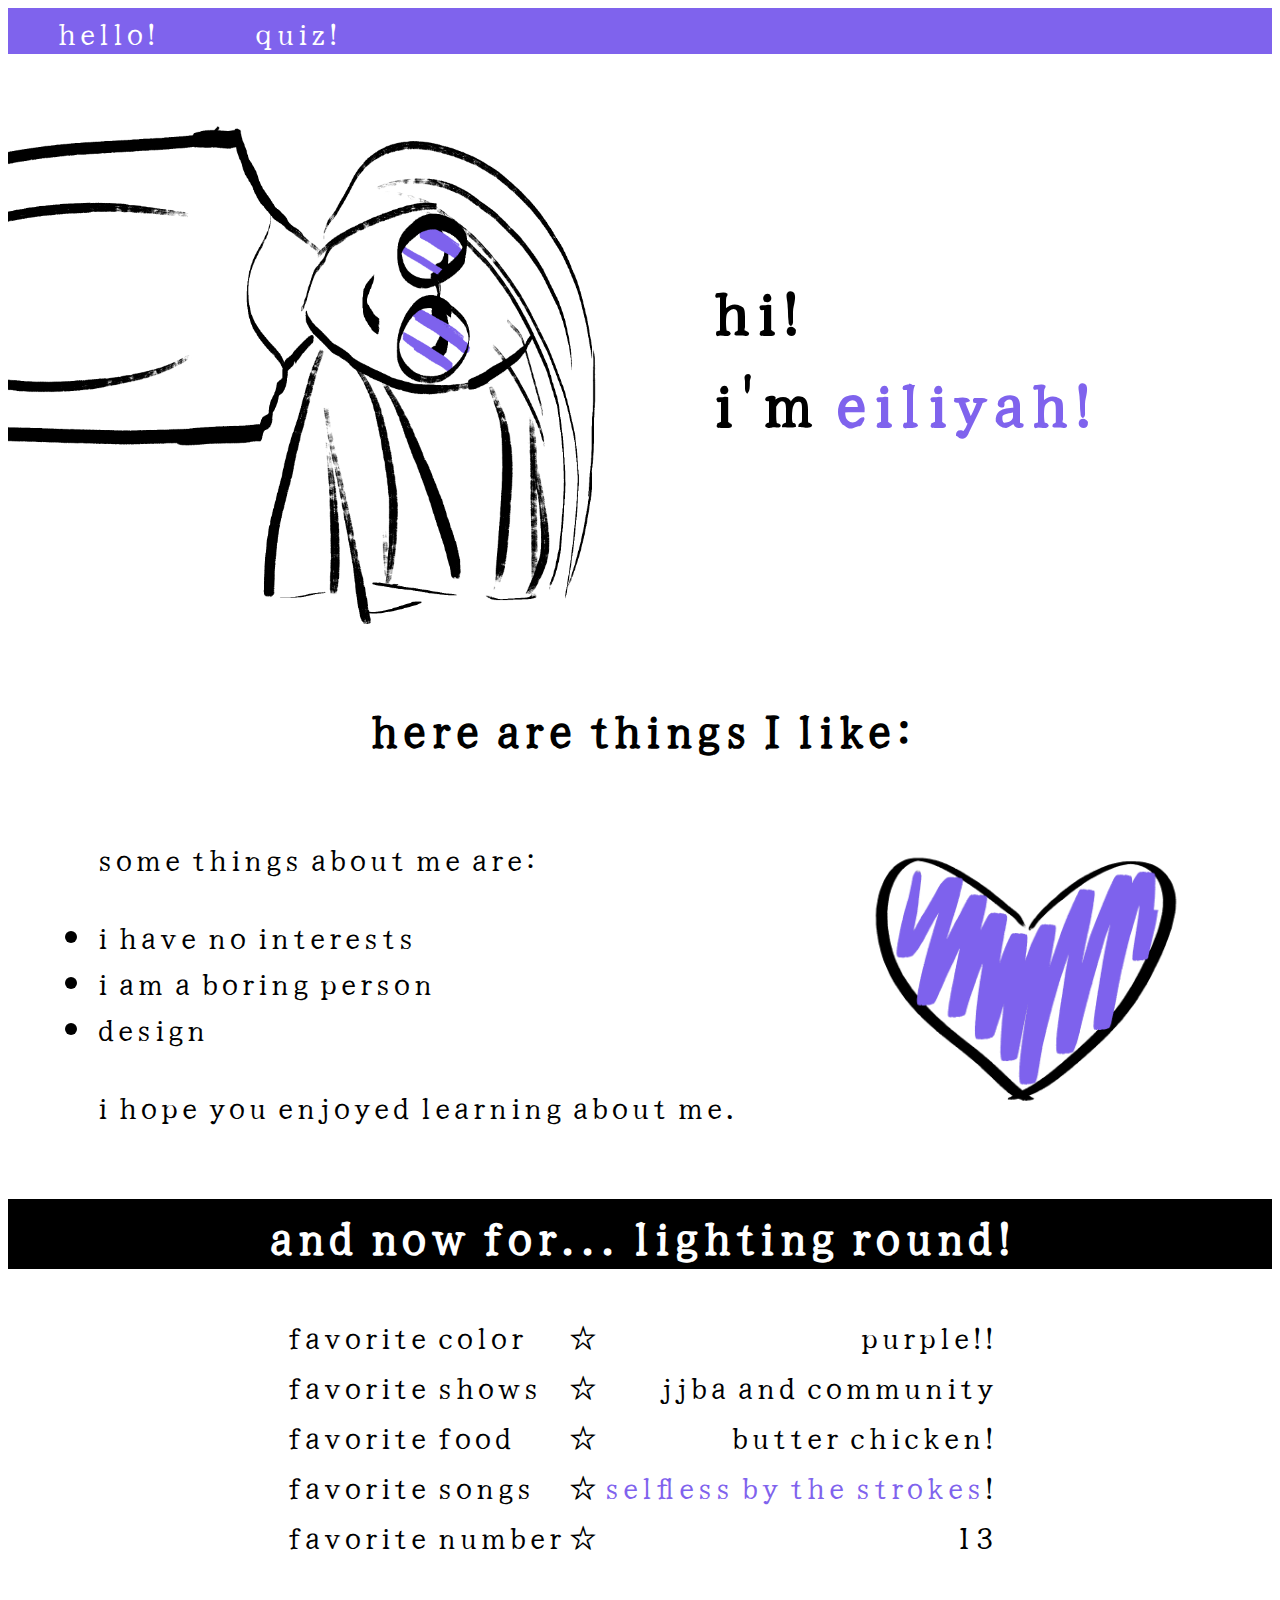
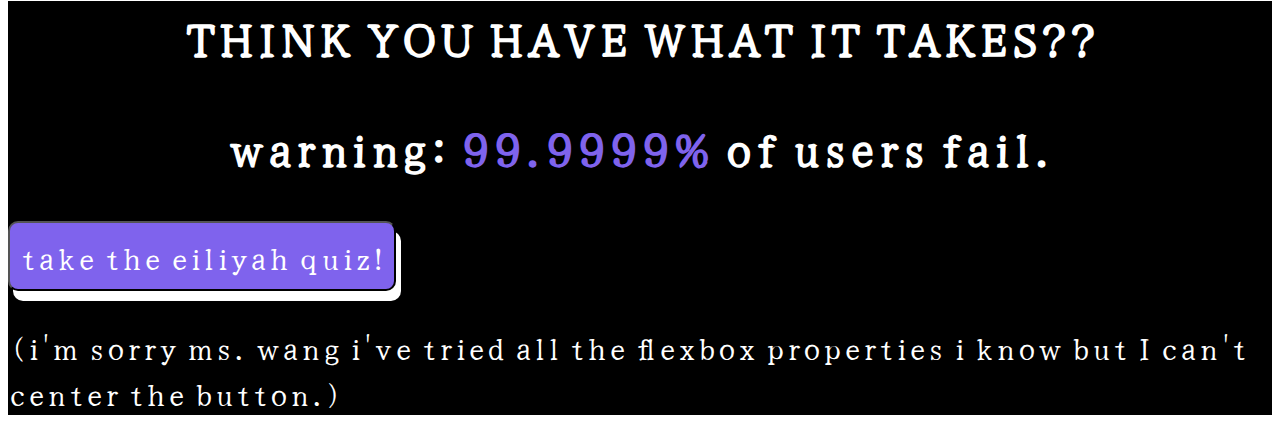
<file: index.html>
<!DOCTYPE html>
<html lang="en">
<head>
    <meta charset="UTF-8">
    <meta http-equiv="X-UA-Compatible" content="IE=edge">
    <meta name="viewport" content="width=device-width, initial-scale=1.0">
    <link rel="stylesheet" href="abtmestyles.css">
    <link rel="preconnect" href="https://fonts.googleapis.com">
<link rel="preconnect" href="https://fonts.gstatic.com" crossorigin>
<link href="https://fonts.googleapis.com/css2?family=Yuji+Syuku&display=swap" rel="stylesheet">
    <title>Document</title>
</head>
<body>
    <div id="bar">
        <div id="links">
            <a class="nav-link" href="aboutme-index.html">hello!</a>
            <a class="nav-link" href="quiz.html">quiz!</a>
        </div>
    </div> 

    <label id="hamburger-menu" for="hamburger-checkbox">
        <input type="checkbox" id="hamburger-checkbox">
        <nav id="sidebar">
            <ul>
                <li class="bye"><a class="nav-link" href="aboutme-index.html">hello!</a></li>
                <li class="bye"><a class="nav-link" href="quiz.html">quiz!</a></li>
            </ul>
        </nav>
    </label>

    <div class="one">
        <img src="abtme1.png" class="peek" alt="someone (me) peeking from the side">
        <h1 class="hi">hi! <br>i'm <span style="color:rgba(127,99,237,1);">eiliyah!</span></h1>
    </div>

    <h2>here are things I like:<br></h2>
    <div class="two">
        
        <div class="twoPointFive">
        <p>some things about me are: </p>
            <li>i have no interests</li>
            <li>i am a boring person</li>
            <li>design</li>
        <p>i hope you enjoyed learning about me.</p>
    </div>
        <img src="abtme2.png" class="heart" alt="a purple heart">
    </div>

    <div class="black">
        <h2 class="white">and now for... lighting round!</h1>
    </div>

    <div class="tablecenter">
    <table>
        <tr>
            <td>favorite color</td>
            <td>☆</td>
            <td class="left">purple!!</td>
        </tr>
        <tr>
            <td>favorite shows</td>
            <td>☆</td>
            <td class="left">jjba and community</td>
        </tr>
        <tr>
            <td>favorite food</td>
            <td>☆</td>
            <td class="left">butter chicken!</td>
        </tr>
        <tr>
            <td>favorite songs</td>
            <td>☆</td>
            <td class="left"><a href="https://open.spotify.com/track/2t0wwvR15fc3K1ey8OiOaN?si=b651334703b847a8" style="color:rgba(127,99,237,1);">selfless by the strokes</a>!</td>
        </tr>
        <tr>
            <td>favorite number</td>
            <td>☆</td>
            <td class="left">13</td>
        </tr>
    </table>
    </div>

    <div class="black center">
        <h2 class="white">THINK YOU HAVE WHAT IT TAKES??</h2>
        <h2 class="white">warning: <span style="color:rgba(127,99,237,1);">99.9999%</span> of users fail.</h2>
        <button><a href="quiz.html">take the eiliyah quiz!</a></button>
        <p class="white">(i'm sorry ms. wang i've tried all the flexbox properties i know but I can't center the button.)</p>
    </div>

</body>
</html>
</file>
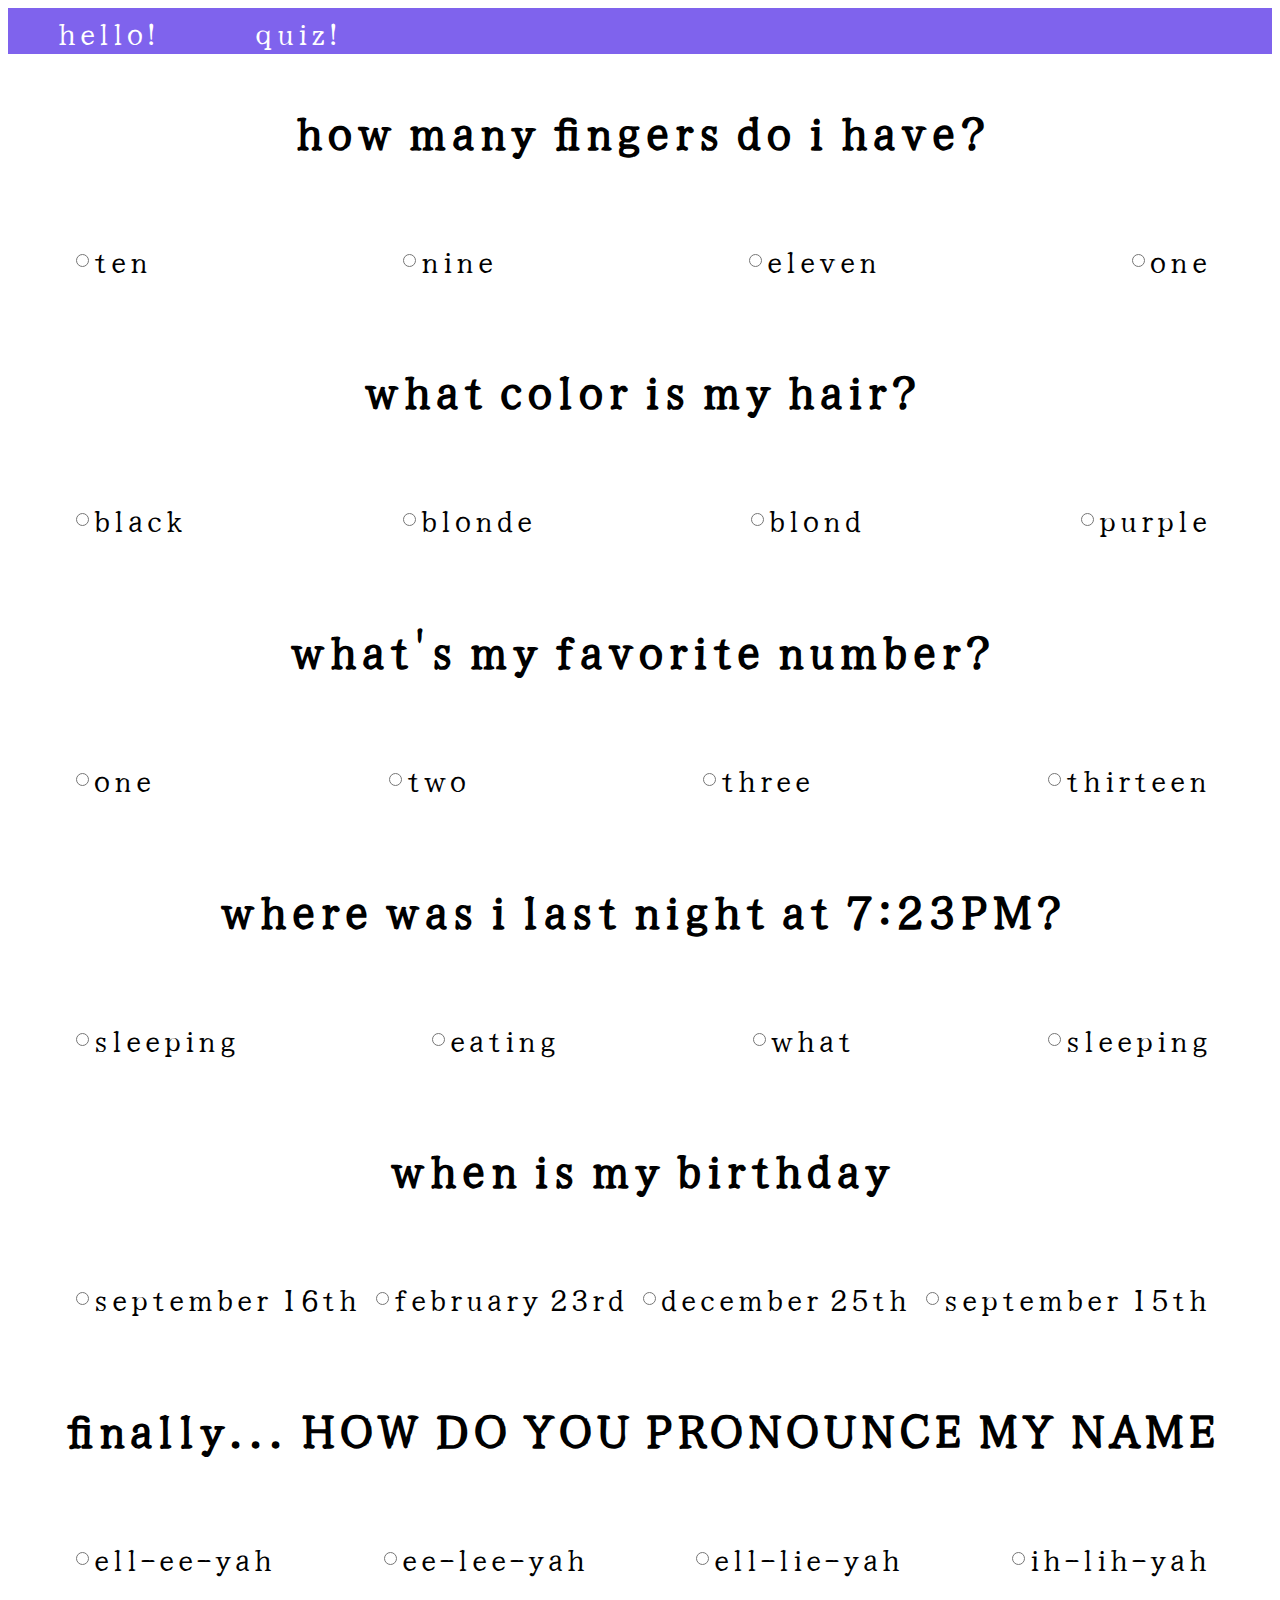
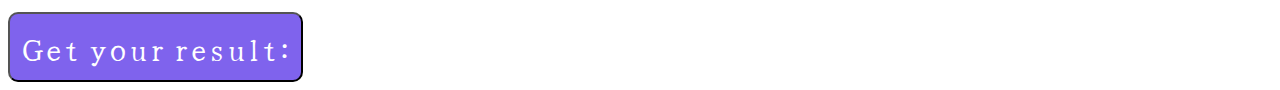
<file: quiz.html>
<!DOCTYPE html>
<html lang="en">
<head>
    <meta charset="UTF-8">
    <meta http-equiv="X-UA-Compatible" content="IE=edge">
    <meta name="viewport" content="width=device-width, initial-scale=1.0">
    <link rel="stylesheet" href="abtmestyles.css">
    <link rel="preconnect" href="https://fonts.googleapis.com">
<link rel="preconnect" href="https://fonts.gstatic.com" crossorigin>
<link href="https://fonts.googleapis.com/css2?family=Yuji+Syuku&display=swap" rel="stylesheet">
    <title>Document</title>
    <script src="https://code.jquery.com/jquery-3.4.1.min.js"></script>

</head>
<body>
    <div id="bar">
        <div id="links">
            <a class="nav-link" href="aboutme-index.html">hello!</a>
            <a class="nav-link" href="quiz.html">quiz!</a>
        </div>
    </div> 

    <label id="hamburger-menu" for="hamburger-checkbox">
        <input type="checkbox" id="hamburger-checkbox">
        <nav id="sidebar">
            <ul>
                <li class="bye"><a class="nav-link" href="aboutme-index.html">hello!</a></li>
                <li class="bye"><a class="nav-link" href="quiz.html">quiz!</a></li>
            </ul>
        </nav>
    </label>

    <h2>how many fingers do i have?</h2>
    <section class="quizzes-container">
        <label class="choices">
            <input class="hide" type="radio" name="q1" id="q1a" value="ten">
            <p>ten</p>
        </label>
        
        <label class="choices">
            <input class="hide" type="radio" name="q1" id="q1b" value="nine">
            <p>nine</p>
        </label>

        <label class="choices">
            <input class="hide" type="radio" name="q1" id="q1c" value="eleven">
            <p>eleven</p>
        </label>

        <label class="choices">
            <input class="hide" type="radio" name="q1" id="q1d" value="one">
            <p>one</p>
        </label>
    </section>


    <h2>what color is my hair?</h2>
    <section class="quizzes-container">
        <label class="choices">
            <input class="hide" type="radio" name="q2" id="q2a" value="black">
            <p>black</p>
        </label>
        
        <label class="choices">
            <input class="hide" type="radio" name="q2" id="q2b" value="blonde">
            <p>blonde</p>
        </label>

        <label class="choices">
            <input class="hide" type="radio" name="q2" id="q2c" value="blond">
            <p>blond</p>
        </label>

        <label class="choices">
            <input class="hide" type="radio" name="q2" id="q2d" value="purple">
            <p>purple</p>
        </label>
    </section>


    <h2>what's my favorite number?</h2>
    <section class="quizzes-container">
        <label class="choices">
            <input class="hide" type="radio" name="q3" id="q3a" value="one">
            <p>one</p>
        </label>
        
        <label class="choices">
            <input class="hide" type="radio" name="q3" id="q3b" value="two">
            <p>two</p>
        </label>

        <label class="choices">
            <input class="hide" type="radio" name="q3" id="q3c" value="three">
            <p>three</p>
        </label>

        <label class="choices">
            <input class="hide" type="radio" name="q3" id="q3d" value="thirteen">
            <p>thirteen</p>
        </label>
    </section>


    <h2>where was i last night at 7:23PM?</h2>
    <section class="quizzes-container">
        <label class="choices">
            <input class="hide" type="radio" name="q4" id="q4a" value="sleeping">
            <p>sleeping</p>
        </label>
        
        <label class="choices">
            <input class="hide" type="radio" name="q4" id="q4b" value="eating">
            <p>eating</p>
        </label>

        <label class="choices">
            <input class="hide" type="radio" name="q4" id="q4c" value="what">
            <p>what</p>
        </label>

        <label class="choices">
            <input class="hide" type="radio" name="q4" id="q4d" value="sleeping">
            <p>sleeping</p>
        </label>
    </section>


    <h2>when is my birthday</h2>
    <section class="quizzes-container">
        <label class="choices">
            <input class="hide" type="radio" name="q5" id="q5a" value="916">
            <p>september 16th</p>
        </label>
        
        <label class="choices">
            <input class="hide" type="radio" name="q5" id="q5b" value="223">
            <p>february 23rd</p>
        </label>

        <label class="choices">
            <input class="hide" type="radio" name="q5" id="q5c" value="1225">
            <p>december 25th</p>
        </label>

        <label class="choices">
            <input class="hide" type="radio" name="q5" id="q5d" value="915">
            <p>september 15th</p>
        </label>
    </section>


    <h2>finally... HOW DO YOU PRONOUNCE MY NAME</h2>
    <section class="quizzes-container">
        <label class="choices">
            <input class="hide" type="radio" name="q6" id="q6a" value="one">
            <p>ell-ee-yah</p>
        </label>
        
        <label class="choices">
            <input class="hide" type="radio" name="q6" id="q6b" value="two">
            <p>ee-lee-yah</p>
        </label>

        <label class="choices">
            <input class="hide" type="radio" name="q6" id="q6c" value="three">
            <p>ell-lie-yah</p>
        </label>

        <label class="choices">
            <input class="hide" type="radio" name="q6" id="q6d" value="four">
            <p>ih-lih-yah</p>
        </label>
    </section>

    <button class="submitBtn" type="button">Get your result: </button>    
  </form>

  <div class="secretContainer">
    
  </div>

</body>

<script>

    var submitButton = $('.submitBtn');
    var secretContainer = $('.secretContainer');

    submitButton.on("click", quiz);

    function quiz() {
    console.log("hello!")
    var friends = 0;

    secretContainer.empty()

    var q1Val = $("input[name='q1']:checked").val();
    var q2Val = $("input[name='q2']:checked").val();
    var q3Val = $("input[name='q3']:checked").val();
    var q4Val = $("input[name='q4']:checked").val();
    var q5Val = $("input[name='q5']:checked").val();
    var q6Val = $("input[name='q6']:checked").val();

    if (q1Val === "ten") {
        friends += 1;
    }

    if (q2Val === "black") {
        friends += 1;
    }

    if (q3Val === "thirteen") {
        friends += 1;
    }

    if (q3Val === "sleeping") {
        friends += 1;
    }

    if (q3Val === "915") {
        friends += 1;
    }

    if (q3Val === "two") {
        friends += 1;
    }

    if (friends === 0) {
        secretContainer.append(`
        <h2>stranger danger!</h2>
        <p>yikes... you have a lot to learn before you've mastered the eiliyah.</p>
        `)
    }

    if (friends === 1) {
        secretContainer.append(`
        <h2>stranger danger!</h2>
        <p>yikes... you have a lot to learn before you've mastered the eiliyah.</p>
        `)
    }

    if (friends === 2) {
        secretContainer.append(`
        <h2>stranger danger!</h2>
        <p>yikes... you have a lot to learn before you've mastered the eiliyah.</p>
        `)
    }

    if (friends === 3) {
        secretContainer.append(`
        <h2>we're getting there!!</h2>
        <p>you know the eiliyah basics! we'll be besties in no time!</p>
        `)
    }

    if (friends === 4) {
        secretContainer.append(`
        <h2>we're getting there!!</h2>
        <p>you know the eiliyah basics! we'll be besties in no time!</p>
        `)
    }

    if (friends === 5) {
        secretContainer.append(`
        <h2>ARE YOU ME??</h2>
        <p>YOU KNOW ME SO WELL... ARE YOU MY EVIL TWIN?</p>
        `)
    }

    if (friends === 6) {
        secretContainer.append(`
        <h2>ARE YOU ME??</h2>
        <p>YOU KNOW ME SO WELL... ARE YOU MY EVIL TWIN?</p>
        `)
    }

    }

</script>

</html>
</file>
<file: abtmestyles.css>
body {
    font-family: 'Yuji Syuku', serif;
}

.peek {
    width: 55%;
}

.one {
    display: flex;
    align-items: center;
    justify-content: space-between;
    width: 86%;
}

h1 {
    font-size: 4em;
}

h2 {
    font-size: 3em;
    text-align: center;
}

p, li, td {
    font-size: 2em;
}

.two {
    width:86%;
    margin: auto;
    display: flex;
    align-items: center;
    justify-content: space-between;
}

.heart {
    width: 29%;
}

.black {
    background-color: black;
}

.white {
    color: white;
}

.left {
    text-align: right;
}

.tablecenter {
    display:flex;
    justify-content: center;
}

button {
    font-family: 'Yuji Syuku', serif;
    font-size: 2em;
    background-color:rgba(127,99,237,1);
    color: white;
    border-radius: 10px;
    text-align: center;
    padding: 10px;
    box-shadow: 5px 10px white;
}

#bar {
    display:flex;
    width: 100%;
    justify-content: space-between;
    align-items: center;
}

#links {
    display:flex;
    justify-content: space-around;
    width: 30%;
}

#hamburger-checkbox {
    display: none;
}

#sidebar {
    display: none;
}

.nav-link {
    font-size: 2em;
    color: white;
}

#bar {
    background-color: rgba(127,99,237,1);
}

a {
    text-decoration: none;
}

a, a:visited, a:hover, a:active {
    color: inherit;
  }

.nav-link:visited {
    color: white;
}

.nav-link:hover {
    background-color: black;
}
 
.choices {
    display: inline-flex;
    align-items: center;
}

.quizzes-container {
    display: flex;
    justify-content: space-between;
    width: 90%;
    align-items: center;
    margin: auto;
    flex-wrap: wrap;
}

@media only screen and (max-width: 900px) {
    .peek {
        width: 100%;
    }

    .one {
        display: flex;
        flex-wrap: wrap;
        width: 100%;
    }

    .two {
        display: flex;
        flex-wrap: wrap;
    }

    .heart {
        width: 100%;
    }

    .hi {
        text-align: center;
    }

    p, li, td {
        font-size: 1.6em;
    }

    #center-page {
        text-align: left;
        font-size: 3vh;
        padding-top: 30%;
    }

    #hamburger-menu {
        visibility: visible;
    }

    #links {
        visibility: hidden;
    }

    #sidebar {
        display: flex;
    }

    #hamburger-menu {
        background-image: url(menu.svg);
        width: 50px;
        height: 50px;
        display: block;
        border: none;
        padding: 0px;
        position: fixed;
        top: 20px;
        right: 20px;
    }
    
    #hamburger-checkbox {
        opacity: 0;
    }
    
    #hamburger-checkbox:checked ~ #sidebar {
        opacity: 100;
    }
    
    #sidebar li {
        list-style-type: none;
    }
    
    #sidebar ul {
        padding: 0px;
    }
    
    #sidebar a {
        font-size: 1.5em;
        padding: 10px;
        text-decoration: none;
    }
    
    #sidebar {
        position: absolute;
        width: 200px;
        background-color: rgba(127,99,237,1);
        right: 0px;
        top: 40px;
        transition: 0.3s;
        opacity: 0;
    }
}
</file>
